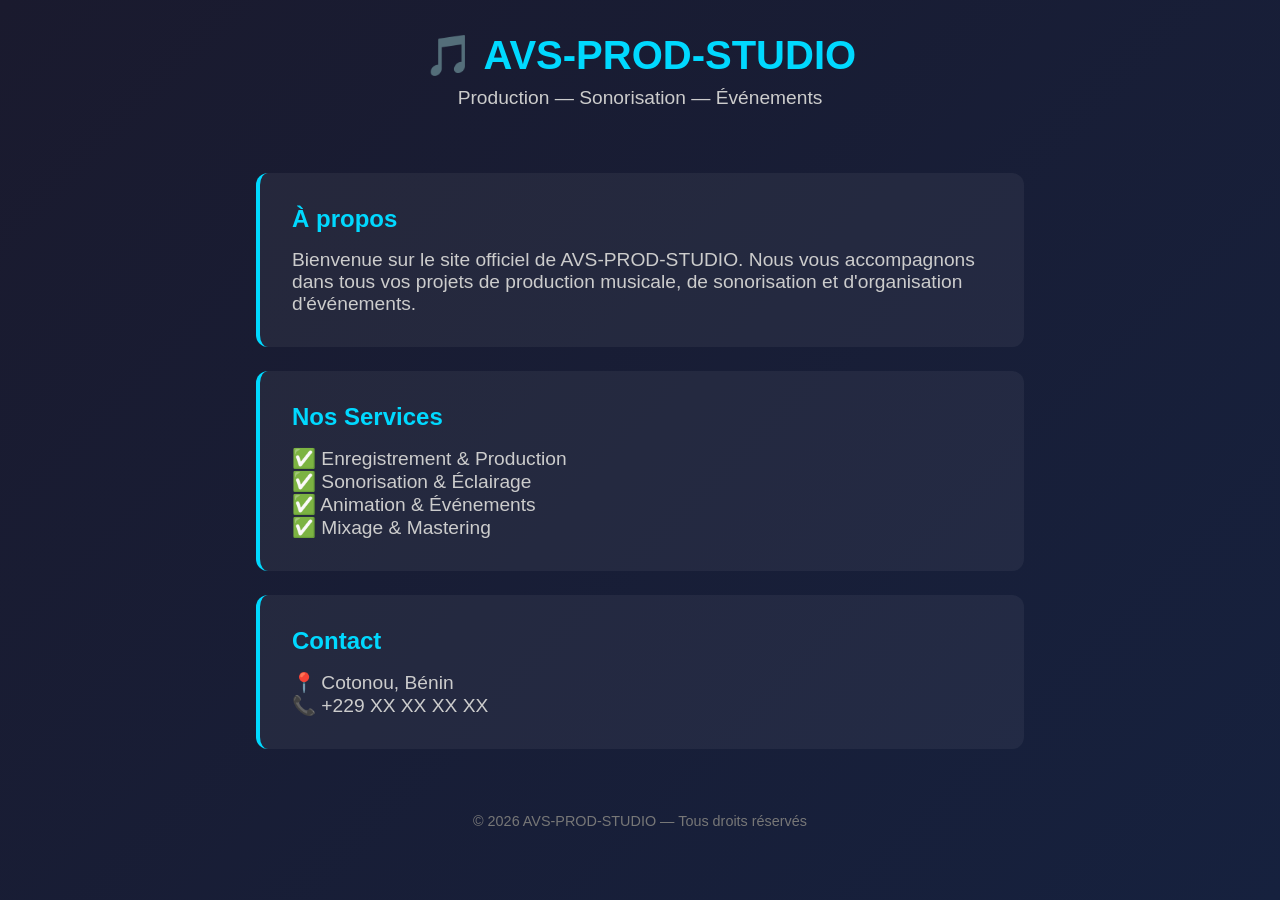
<file: index.html>
<!DOCTYPE html>
<html lang="fr">
<head>
    <meta charset="UTF-8">
    <meta name="viewport" content="width=device-width, initial-scale=1.0">
    <title>AVS-PROD-STUDIO</title>
    <style>
        * {
            margin: 0;
            padding: 0;
            box-sizing: border-box;
            font-family: Arial, sans-serif;
        }
        body {
            background: linear-gradient(135deg, #1a1a2e, #16213e);
            color: white;
            min-height: 100vh;
        }
        header {
            padding: 2rem;
            text-align: center;
        }
        h1 {
            font-size: 2.5rem;
            color: #00d9ff;
            margin-bottom: 0.5rem;
        }
        p {
            font-size: 1.2rem;
            color: #ccc;
        }
        section {
            max-width: 800px;
            margin: 2rem auto;
            padding: 0 1rem;
        }
        .card {
            background: rgba(255,255,255,0.05);
            padding: 2rem;
            border-radius: 12px;
            margin-bottom: 1.5rem;
            border-left: 4px solid #00d9ff;
        }
        h2 {
            color: #00d9ff;
            margin-bottom: 1rem;
        }
        footer {
            text-align: center;
            padding: 2rem;
            color: #777;
            font-size: 0.9rem;
        }
    </style>
</head>
<body>

    <header>
        <h1>🎵 AVS-PROD-STUDIO</h1>
        <p>Production — Sonorisation — Événements</p>
    </header>

    <section>
        <div class="card">
            <h2>À propos</h2>
            <p>Bienvenue sur le site officiel de AVS-PROD-STUDIO. 
            Nous vous accompagnons dans tous vos projets de production musicale, 
            de sonorisation et d'organisation d'événements.</p>
        </div>

        <div class="card">
            <h2>Nos Services</h2>
            <p>✅ Enregistrement & Production<br>
            ✅ Sonorisation & Éclairage<br>
            ✅ Animation & Événements<br>
            ✅ Mixage & Mastering</p>
        </div>

        <div class="card">
            <h2>Contact</h2>
            <p>📍 Cotonou, Bénin<br>
            📞 +229 XX XX XX XX</p>
        </div>
    </section>

    <footer>
        © 2026 AVS-PROD-STUDIO — Tous droits réservés
    </footer>

</body>
</html>
</file>
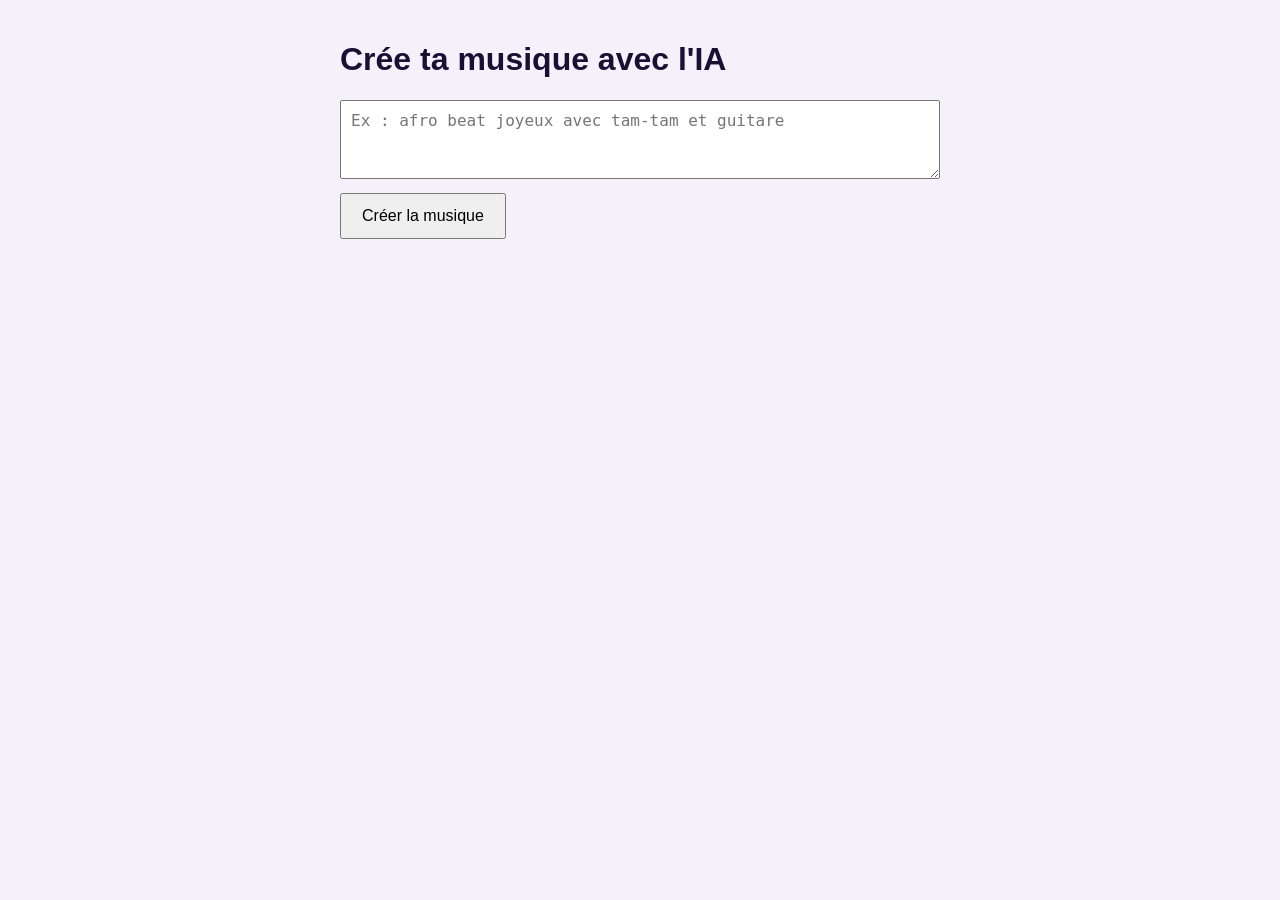
<file: public/index.html>
<!DOCTYPE html>
<html lang="fr">
<head>
<meta charset="utf-8">
<meta name="viewport" content="width=device-width, initial-scale=1">
<title>Musique IA - AVS PROD</title>
<style>
body{font-family:Arial,sans-serif;margin:0;padding:20px;background:#F4F1FB;color:#1B1033}
main{max-width:600px;margin:0 auto}
textarea{width:100%;padding:10px;font-size:16px;box-sizing:border-box}
button{margin-top:10px;padding:12px 20px;font-size:16px}
</style>
</head>
<body>
<main>
  <h1>Crée ta musique avec l'IA</h1>
  <textarea id="mus-prompt" rows="3" placeholder="Ex : afro beat joyeux avec tam-tam et guitare"></textarea>
  <button id="mus-btn">Créer la musique</button>
  <p id="mus-statut"></p>
  <audio id="mus-lecteur" controls style="display:none;width:100%"></audio>
  <a id="mus-lien" style="display:none" download="musique-avs-prod.flac">Télécharger</a>
</main>

<script>
const musBtn = document.getElementById("mus-btn");
musBtn.addEventListener("click", async () => {
  const prompt = document.getElementById("mus-prompt").value.trim();
  const statut = document.getElementById("mus-statut");
  const lecteur = document.getElementById("mus-lecteur");
  const lien = document.getElementById("mus-lien");
  if (!prompt) { statut.textContent = "Écris d'abord une description."; return; }
  musBtn.disabled = true;
  statut.textContent = "Création en cours… (30 à 60 secondes)";
  try {
    const res = await fetch("/.netlify/functions/music", {
      method: "POST",
      body: JSON.stringify({ prompt }),
    });
    const data = await res.json();
    if (!res.ok) throw new Error(data.error || "Erreur");
    const url = "data:" + data.type + ";base64," + data.audio;
    lecteur.src = url;
    lecteur.style.display = "block";
    lien.href = url;
    lien.style.display = "inline";
    statut.textContent = "Ta musique est prête !";
  } catch (e) {
    statut.textContent = "Erreur : " + e.message + " (réessaie dans une minute)";
  }
  musBtn.disabled = false;
});
</script>
</body>
</html>
</file>
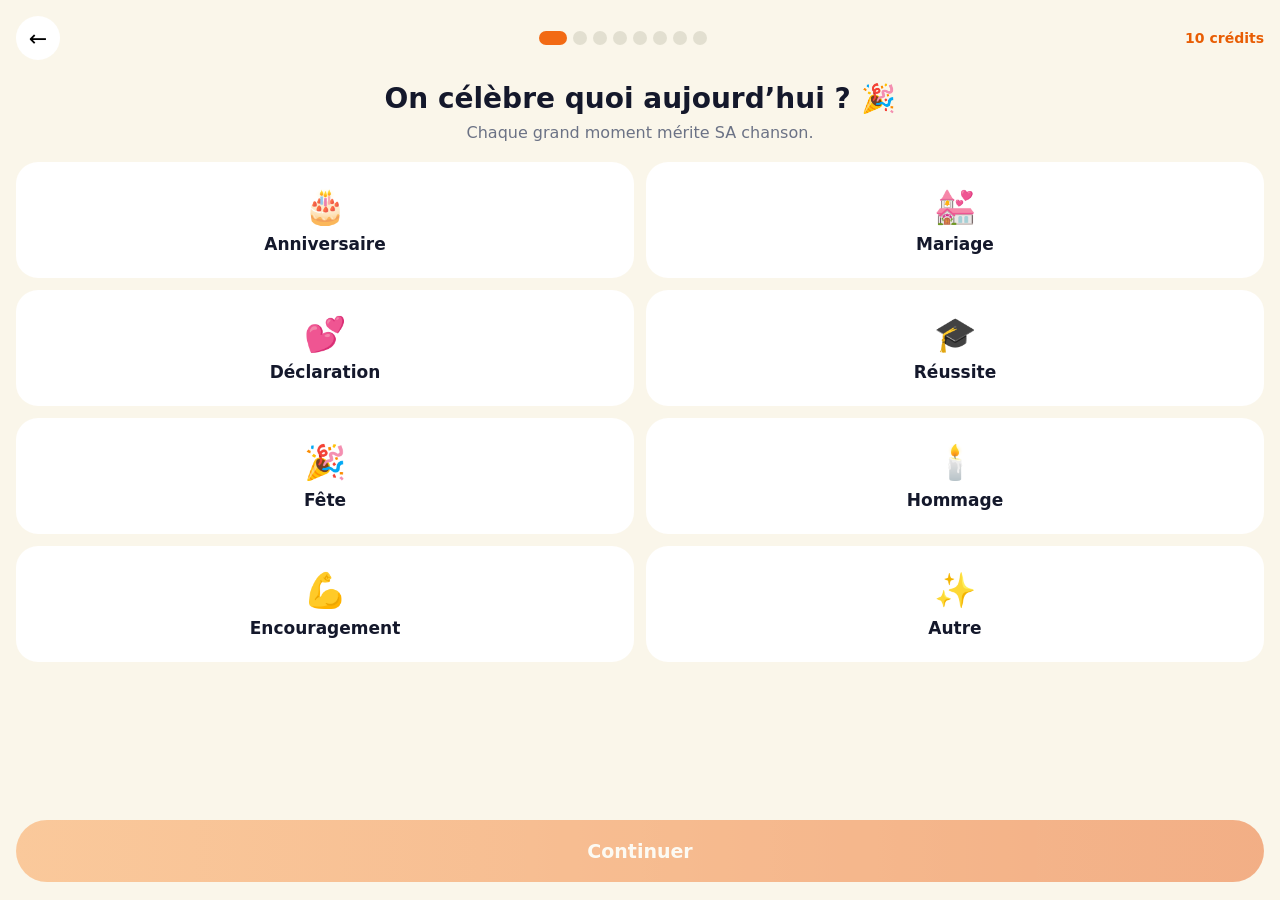
<file: app.html>
<!DOCTYPE html><html lang="fr"><head><meta charset="utf-8"><meta name="viewport" content="width=device-width,initial-scale=1"><title>AVS PROD Music</title>
<style>
*{box-sizing:border-box;margin:0;padding:0;font-family:system-ui,Arial,sans-serif}
body{background:#faf6ea;color:#14182b;min-height:100vh;padding:16px 16px 120px}
.top{display:flex;align-items:center;justify-content:space-between;margin-bottom:22px}
.back{width:44px;height:44px;border-radius:50%;background:#fff;border:0;font-size:22px}
.dots{display:flex;gap:6px}.dots i{width:14px;height:14px;border-radius:7px;background:#e2dfd0}.dots i.d{background:#f9a15c}.dots i.on{width:28px;background:#f26a14}
.cr{color:#e85d04;font-weight:800;font-size:14px}
h1{font-size:28px;text-align:center;margin:8px 0}
.sub{text-align:center;color:#6b7285;margin-bottom:20px}
.g{display:grid;grid-template-columns:1fr 1fr;gap:12px}
.o{background:#fff;border:2px solid transparent;border-radius:22px;padding:22px 8px;font-size:17px;font-weight:700;text-align:center;cursor:pointer}
.o b{display:block;font-size:34px;margin-bottom:8px}
.o.s{background:#fff0df;border-color:#f26a14}
.ch{display:flex;flex-wrap:wrap;gap:10px;margin-bottom:14px}
.c{background:#fff;border:2px solid #eee8d8;border-radius:30px;padding:14px 20px;font-weight:700;font-size:16px;cursor:pointer}
.c.s{background:#fff0df;border-color:#f26a14}
.c small{background:#fde7b8;color:#a05a00;border-radius:10px;padding:2px 8px;margin-left:6px;font-size:11px}
h3{margin:18px 0 10px}
input,textarea{width:100%;border:2px solid #eee8d8;border-radius:18px;padding:16px;font-size:16px;background:#fff;margin-bottom:12px}
textarea{min-height:220px}
.bar{position:fixed;left:16px;right:16px;bottom:18px}
.bt{width:100%;border:0;border-radius:40px;padding:20px;font-size:19px;font-weight:800;color:#fff;background:linear-gradient(90deg,#fb923c,#ea580c)}
.bt:disabled{opacity:.45}
.card{background:#fff;border-radius:24px;padding:8px 20px;margin-bottom:16px}
.r{display:flex;justify-content:space-between;gap:12px;padding:16px 0;border-bottom:1px solid #eee8d8}.r:last-child{border:0}.r span{color:#6b7285}.r b{text-align:right}
.w{background:#fff3d6;color:#8a5200;border-radius:16px;padding:14px;margin-bottom:16px}
audio{width:100%;margin:14px 0}
a.l{display:block;text-align:center;padding:16px;border:2px solid #f26a14;border-radius:30px;color:#e85d04;font-weight:800;text-decoration:none;margin-top:10px}
</style></head><body>
<div class="top"><button class="back" id="bk">←</button><div class="dots" id="dt"></div><div class="cr" id="cr"></div></div>
<div id="v"></div>
<div class="bar"><button class="bt" id="nx">Continuer</button></div>
<script>
var COUT=2,H="https://ace-step-ace-step.hf.space/gradio_api";
function L(k,d){try{var v=localStorage.getItem(k);return v?JSON.parse(v):d}catch(e){return d}}
function W(k,v){try{localStorage.setItem(k,JSON.stringify(v))}catch(e){}}
function esc(s){return String(s).replace(/[&<>"]/g,function(c){return{"&":"&amp;","<":"&lt;",">":"&gt;",'"':"&quot;"}[c]})}
var cr=L("avs_credits",10),st=0,S={vx:"Homme",ac:"Accent africain",lg:"Français",vt:"Normale"};
var OC=[["🎂","Anniversaire"],["💒","Mariage"],["💕","Déclaration"],["🎓","Réussite"],["🎉","Fête"],["🕯️","Hommage"],["💪","Encouragement"],["✨","Autre"]];
var VX=[["👨","Homme","male vocals"],["👩","Femme","female vocals"],["👫","Mixte (duo)","duet, male and female vocals"]];
var AC=[["Automatique"],["Accent africain"],["Accent français"]];
var SY=[["🥁","Afrobeat","afrobeat"],["💃","Coupé-Décalé","coupe-decale, african dance"],["🙏","Gospel","gospel"],["🎹","Amapiano","amapiano"],["🌺","Zouk","zouk"],["🪘","Zouglou","zouglou, african"],["🌍","Afro","afropop"],["🎤","R&B","r&b"],["🎧","Rap / Hip-Hop","hip hop, rap"],["🎸","Acoustique","acoustic guitar"],["🌴","Reggae","reggae"],["🔊","Dancehall","dancehall"],["🏝️","Kompa","kompa"],["🎺","Highlife","highlife"],["🇳🇬","Nigerian Music","afrobeats nigerian"],["🇸🇳","Mbalax","mbalax, african percussion"]];
var AM=[["😄","Joyeux","happy"],["🎉","Festif","festive, party"],["❤️","Romantique","romantic"],["🥲","Mélancolique","melancholic"],["⚡","Énergique","energetic"],["😎","Chill","chill, relaxed"],["🌅","Nostalgique","nostalgic"],["🔥","Épique","epic"]];
var LG=[["Français"],["Anglais"],["Français + Anglais"],["Nouchi"],["Fon",1],["Yoruba",1],["Bariba",1],["Adja",1],["Éwé",1],["Kabyè",1],["Tem",1],["Moba",1]];
var VT=[["🐢","Lente","slow tempo"],["🎵","Normale",""],["⚡","Rapide","fast tempo"]];
var T=["On célèbre quoi aujourd’hui ? 🎉","Tes paroles ✍️","Qui chante tes mots ? 🎤","Quel style ? 🥁","Quelle ambiance ? 🎭","Dans quelle langue ? 🗣️","Quelle vitesse ? 🎚️","Prêt à créer ✨"];
var SB=["Chaque grand moment mérite SA chanson.","Colle ton texte : il sera chanté mot pour mot.","Une voix d’homme, de femme ou un duo.","Le genre de ta chanson.","L’émotion de ta chanson.","C’est ton texte qui donne la langue.","Normale garde le rythme naturel du style.","Vérifie tes choix, puis lance la chanson."];
function grid(a,k){return '<div class="g">'+a.map(function(x){return '<div class="o'+(S[k]===x[1]?' s':'')+'" data-k="'+k+'" data-v="'+x[1]+'"><b>'+x[0]+'</b>'+x[1]+'</div>'}).join("")+'</div>'}
function chips(a,k){return '<div class="ch">'+a.map(function(x){return '<div class="c'+(S[k]===x[0]?' s':'')+'" data-k="'+k+'" data-v="'+x[0]+'">'+x[0]+(x[1]?'<small>BÊTA</small>':'')+'</div>'}).join("")+'</div>'}
function ok(){return [S.oc,S.pa&&S.pa.trim(),S.vx,S.sy,S.am,S.lg,S.vt,1][st]}
function U(){var n=document.getElementById("nx");n.disabled=!ok();n.textContent=st==7?"Créer ma chanson ("+COUT+" crédits)":"Continuer";
document.getElementById("cr").textContent=cr+" crédits";
document.getElementById("dt").innerHTML=T.map(function(_,i){return '<i class="'+(i==st?'on':i<st?'d':'')+'"></i>'}).join("")}
function R(){
 var h='<h1>'+T[st]+'</h1><p class="sub">'+SB[st]+'</p>';
 if(st==0)h+=grid(OC,"oc");
 if(st==1)h+='<input id="ti" placeholder="Titre de ta chanson" value="'+esc(S.ti||"")+'"><textarea id="pa" placeholder="Colle tes paroles ici">'+esc(S.pa||"")+'</textarea>';
 if(st==2)h+=grid(VX,"vx")+'<h3>Accent de la voix</h3>'+chips(AC,"ac");
 if(st==3)h+=grid(SY,"sy");
 if(st==4)h+=grid(AM,"am");
 if(st==5)h+=chips(LG,"lg");
 if(st==6)h+=grid(VT,"vt");
 if(st==7){
  var beta=LG.some(function(x){return x[0]==S.lg&&x[1]});
  h+='<div class="card">'+[["Occasion",S.oc],["Titre",S.ti||"Ma chanson"],["Voix",S.vx+" · "+S.ac],["Style",S.sy],["Ambiance",S.am],["Langue",S.lg],["Vitesse",S.vt]].map(function(r){return '<div class="r"><span>'+r[0]+'</span><b>'+esc(r[1])+'</b></div>'}).join("")+'</div>';
  if(beta)h+='<div class="w">Langue locale (BÊTA) : le résultat peut être moins précis. Teste d’abord avec un court texte.</div>';
 }
 document.getElementById("v").innerHTML=h;U();
}
document.getElementById("v").addEventListener("click",function(e){var t=e.target.closest("[data-k]");if(!t)return;S[t.dataset.k]=t.dataset.v;R()});
document.getElementById("v").addEventListener("input",function(e){if(e.target.id=="ti")S.ti=e.target.value;if(e.target.id=="pa")S.pa=e.target.value;U()});
document.getElementById("bk").onclick=function(){if(st>0){st--;R()}};
document.getElementById("nx").onclick=function(){if(st<7){st++;R()}else make()};
async function make(){
 if(cr<COUT){alert("Pas assez de crédits. Écris-nous sur WhatsApp : +229 95 89 28 87");return}
 var nx=document.getElementById("nx"),v=document.getElementById("v");
 nx.disabled=true;nx.textContent="Création… (1 à 3 min)";
 var g=function(a,n){return a.filter(function(x){return x[1]==n})[0]};
 var tags=[g(SY,S.sy)[2],g(AM,S.am)[2],g(VX,S.vx)[2],S.ac=="Accent africain"?"african accent":S.ac=="Accent français"?"french accent":"",g(VT,S.vt)[2]].filter(Boolean).join(", ");
 var ly=S.pa.replace(/[^\p{L}\p{N}\s\[\]\n.,!?'’-]/gu,"").trim();
 if(ly.indexOf("[")<0)ly="[verse]\n"+ly;
 var D=[150,tags,ly,27,15,"euler","apg",10,null,0.5,0,3,true,false,true,null,0,0,false,0.5,null,"none"];
 try{
  var r=await fetch(H+"/call/__call__",{method:"POST",headers:{"Content-Type":"application/json"},body:JSON.stringify({data:D})});
  if(!r.ok)throw new Error("HTTP "+r.status);
  var id=(await r.json()).event_id;
  var tx=await (await fetch(H+"/call/__call__/"+id)).text();
  var i=tx.indexOf("event: complete");
  if(i<0)throw new Error("service occupé");
  var line=tx.slice(i).split("\n").filter(function(l){return l.indexOf("data:")==0})[0];
  var f=JSON.parse(line.slice(5))[0],src=f.url||(H+"/file="+f.path);
  cr-=COUT;W("avs_credits",cr);
  document.querySelector(".bar").style.display="none";U();
  v.innerHTML='<h1>Ta chanson est prête 🎶</h1><p class="sub">'+esc(S.ti||"Ma chanson")+'</p><audio controls src="'+src+'"></audio><a class="l" target="_blank" href="'+src+'">Télécharger</a><a class="l" href="javascript:location.reload()">Créer une autre chanson</a>';
 }catch(e){
  v.insertAdjacentHTML("beforeend",'<div class="w">La création a échoué ('+esc(e.message)+'). Aucun crédit n’a été retiré. Réessaie dans quelques minutes.</div>');
  U();
 }
}
R();var _T={
"Afrobeat":"afrobeat, afropop, percussion, talking drum, groovy bass, electric guitar, 105 bpm",
"Coupé-Décalé":"coupe-decale, african dance, ivorian, synth, percussion, upbeat, 125 bpm",
"Gospel":"gospel, choir, organ, piano, claps, uplifting, 90 bpm",
"Amapiano":"amapiano, log drum, deep bass, piano chords, house, shakers, 112 bpm",
"Zouk":"zouk, caribbean, smooth, guitar, synth, sensual, 90 bpm",
"Zouglou":"zouglou, african, percussion, choir, call and response, guitar, 120 bpm",
"Afro":"afro pop, afrobeats, percussion, groovy, 100 bpm",
"Rap / Hip-Hop":"hip hop, rap, trap beat, 808 bass, hi-hats, 90 bpm",
"Acoustique":"acoustic, guitar, soft, intimate, folk, 85 bpm",
"Reggae":"reggae, offbeat guitar, bass, one drop, laid back, 80 bpm",
"Dancehall":"dancehall, caribbean, riddim, bouncy, 100 bpm",
"Kompa":"kompa, haitian, guitar, synth, smooth dance, 115 bpm",
"Highlife":"highlife, west african, guitar, brass, horns, percussion, 110 bpm",
"Nigerian Music":"afrobeats, nigerian pop, log drum, percussion, 105 bpm",
"Mbalax":"mbalax, senegalese, sabar drums, percussion, energetic, 110 bpm"
};
SY.forEach(function(x){if(_T[x[1]])x[2]=_T[x[1]]});
</script></body></html>
</file>
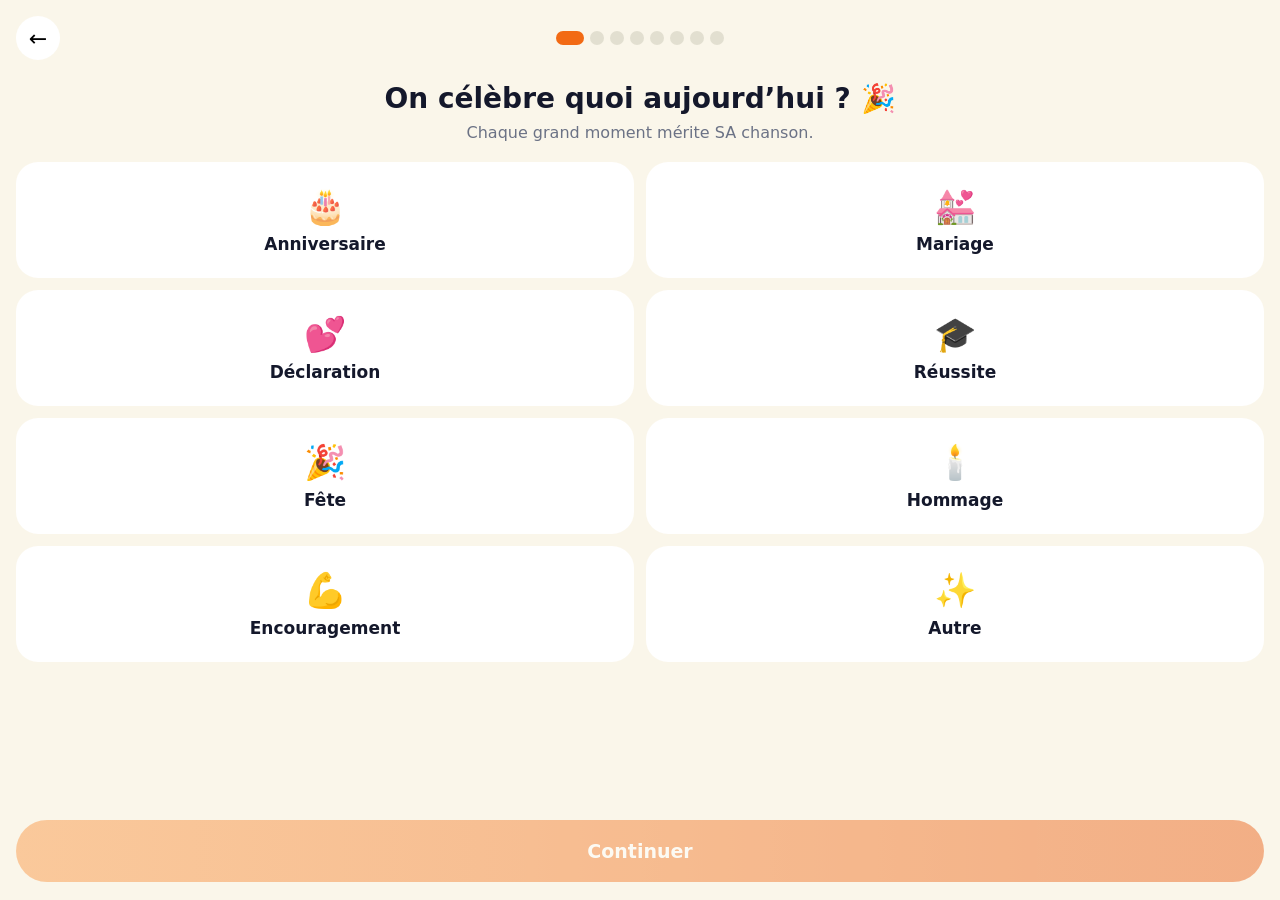
<file: musique.html>
<!DOCTYPE html><html lang="fr"><head><meta charset="utf-8"><meta name="viewport" content="width=device-width,initial-scale=1"><title>AVS PROD Music</title>
<style>
*{box-sizing:border-box;margin:0;padding:0;font-family:system-ui,Arial,sans-serif}
body{background:#faf6ea;color:#14182b;min-height:100vh;padding:16px 16px 120px}
.top{display:flex;align-items:center;justify-content:space-between;margin-bottom:22px}
.back{width:44px;height:44px;border-radius:50%;background:#fff;border:0;font-size:22px}
.dots{display:flex;gap:6px}.dots i{width:14px;height:14px;border-radius:7px;background:#e2dfd0}.dots i.d{background:#f9a15c}.dots i.on{width:28px;background:#f26a14}
.sp{width:44px}
h1{font-size:28px;text-align:center;margin:8px 0}
.sub{text-align:center;color:#6b7285;margin-bottom:20px}
.g{display:grid;grid-template-columns:1fr 1fr;gap:12px}
.o{background:#fff;border:2px solid transparent;border-radius:22px;padding:22px 8px;font-size:17px;font-weight:700;text-align:center;cursor:pointer}
.o b{display:block;font-size:34px;margin-bottom:8px}
.o.s{background:#fff0df;border-color:#f26a14}
.ch{display:flex;flex-wrap:wrap;gap:10px;margin-bottom:14px}
.c{background:#fff;border:2px solid #eee8d8;border-radius:30px;padding:14px 20px;font-weight:700;font-size:16px;cursor:pointer}
.c.s{background:#fff0df;border-color:#f26a14}
.c small{background:#fde7b8;color:#a05a00;border-radius:10px;padding:2px 8px;margin-left:6px;font-size:11px}
h3{margin:18px 0 10px}
input,textarea{width:100%;border:2px solid #eee8d8;border-radius:18px;padding:16px;font-size:16px;background:#fff;margin-bottom:12px}
textarea{min-height:220px}
.bar{position:fixed;left:16px;right:16px;bottom:18px}
.bt{width:100%;border:0;border-radius:40px;padding:20px;font-size:19px;font-weight:800;color:#fff;background:linear-gradient(90deg,#fb923c,#ea580c)}
.bt:disabled{opacity:.45}
.card{background:#fff;border-radius:24px;padding:8px 20px;margin-bottom:16px}
.r{display:flex;justify-content:space-between;gap:12px;padding:16px 0;border-bottom:1px solid #eee8d8}.r:last-child{border:0}.r span{color:#6b7285}.r b{text-align:right}
.w{background:#fff3d6;color:#8a5200;border-radius:16px;padding:14px;margin-bottom:16px}
audio{width:100%;margin:14px 0}
a.l{display:block;text-align:center;padding:16px;border:2px solid #f26a14;border-radius:30px;color:#e85d04;font-weight:800;text-decoration:none;margin-top:10px}
</style></head><body>
<div class="top"><button class="back" id="bk">←</button><div class="dots" id="dt"></div><div class="sp"></div></div>
<div id="v"></div>
<div class="bar"><button class="bt" id="nx">Continuer</button></div>
<script>
var H="https://ace-step-ace-step.hf.space/gradio_api";
function esc(s){return String(s).replace(/[&<>"]/g,function(c){return{"&":"&amp;","<":"&lt;",">":"&gt;",'"':"&quot;"}[c]})}
var st=0,S={vx:"Homme",ac:"Accent africain",lg:"Français",vt:"Normale"};
var OC=[["🎂","Anniversaire"],["💒","Mariage"],["💕","Déclaration"],["🎓","Réussite"],["🎉","Fête"],["🕯️","Hommage"],["💪","Encouragement"],["✨","Autre"]];
var VX=[["👨","Homme","male vocals, male singer, deep male voice"],["👩","Femme","female vocals, female singer, woman voice"],["👫","Mixte (duo)","male and female duet vocals"]];
var AC=[["Automatique"],["Accent africain"],["Accent français"]];
var SY=[["🥁","Afrobeat","afrobeat, afropop, percussion, talking drum, groovy bass, electric guitar, 105 bpm"],
["💃","Coupé-Décalé","coupe-decale, african dance, ivorian, synth, percussion, upbeat, 125 bpm"],
["🙏","Gospel","gospel, choir, organ, piano, claps, uplifting, 90 bpm"],
["🎹","Amapiano","amapiano, log drum, deep bass, piano chords, house, shakers, 112 bpm"],
["🌺","Zouk","zouk, caribbean, smooth, guitar, synth, sensual, 90 bpm"],
["🪘","Zouglou","zouglou, african, percussion, choir, call and response, guitar, 120 bpm"],
["🌍","Afro","afro pop, afrobeats, percussion, groovy, 100 bpm"],
["🎤","R&B","r&b, soul, smooth, piano, 85 bpm"],
["🎧","Rap / Hip-Hop","hip hop, rap, trap beat, 808 bass, hi-hats, 90 bpm"],
["🎸","Acoustique","acoustic, guitar, soft, intimate, folk, 85 bpm"],
["🌴","Reggae","reggae, offbeat guitar, bass, one drop, laid back, 80 bpm"],
["🔊","Dancehall","dancehall, caribbean, riddim, bouncy, 100 bpm"],
["🏝️","Kompa","kompa, haitian, guitar, synth, smooth dance, 115 bpm"],
["🎺","Highlife","highlife, west african, guitar, brass, horns, percussion, 110 bpm"],
["🇳🇬","Nigerian Music","afrobeats, nigerian pop, log drum, percussion, 105 bpm"],
["🇸🇳","Mbalax","mbalax, senegalese, sabar drums, percussion, energetic, 110 bpm"]];
var AM=[["😄","Joyeux","happy"],["🎉","Festif","festive, party"],["❤️","Romantique","romantic"],["🥲","Mélancolique","melancholic"],["⚡","Énergique","energetic"],["😎","Chill","chill, relaxed"],["🌅","Nostalgique","nostalgic"],["🔥","Épique","epic"]];
var LG=[["Français"],["Anglais"],["Français + Anglais"],["Nouchi"],["Fon",1],["Yoruba",1],["Bariba",1],["Adja",1],["Éwé",1],["Kabyè",1],["Tem",1],["Moba",1]];
var VT=[["🐢","Lente","slow tempo"],["🎵","Normale",""],["⚡","Rapide","fast tempo"]];
var T=["On célèbre quoi aujourd’hui ? 🎉","Tes paroles ✍️","Qui chante tes mots ? 🎤","Quel style ? 🥁","Quelle ambiance ? 🎭","Dans quelle langue ? 🗣️","Quelle vitesse ? 🎚️","Prêt à créer ✨"];
var SB=["Chaque grand moment mérite SA chanson.","Colle ton texte : il sera chanté mot pour mot.","Une voix d’homme, de femme ou un duo.","Le genre de ta chanson.","L’émotion de ta chanson.","C’est ton texte qui donne la langue.","Normale garde le rythme naturel du style.","Vérifie tes choix, puis lance la chanson."];
function grid(a,k){return '<div class="g">'+a.map(function(x){return '<div class="o'+(S[k]===x[1]?' s':'')+'" data-k="'+k+'" data-v="'+x[1]+'"><b>'+x[0]+'</b>'+x[1]+'</div>'}).join("")+'</div>'}
function chips(a,k){return '<div class="ch">'+a.map(function(x){return '<div class="c'+(S[k]===x[0]?' s':'')+'" data-k="'+k+'" data-v="'+x[0]+'">'+x[0]+(x[1]?'<small>BÊTA</small>':'')+'</div>'}).join("")+'</div>'}
function ok(){return [S.oc,S.pa&&S.pa.trim(),S.vx,S.sy,S.am,S.lg,S.vt,1][st]}
function U(){var n=document.getElementById("nx");n.disabled=!ok();n.textContent=st==7?"Créer ma chanson":"Continuer";
document.getElementById("dt").innerHTML=T.map(function(_,i){return '<i class="'+(i==st?'on':i<st?'d':'')+'"></i>'}).join("")}
function R(){
 var h='<h1>'+T[st]+'</h1><p class="sub">'+SB[st]+'</p>';
 if(st==0)h+=grid(OC,"oc");
 if(st==1)h+='<input id="ti" placeholder="Titre de ta chanson" value="'+esc(S.ti||"")+'"><textarea id="pa" placeholder="Colle tes paroles ici">'+esc(S.pa||"")+'</textarea>';
 if(st==2)h+=grid(VX,"vx")+'<h3>Accent de la voix</h3>'+chips(AC,"ac");
 if(st==3)h+=grid(SY,"sy");
 if(st==4)h+=grid(AM,"am");
 if(st==5)h+=chips(LG,"lg");
 if(st==6)h+=grid(VT,"vt");
 if(st==7){
  var beta=LG.some(function(x){return x[0]==S.lg&&x[1]});
  h+='<div class="card">'+[["Occasion",S.oc],["Titre",S.ti||"Ma chanson"],["Voix",S.vx+" · "+S.ac],["Style",S.sy],["Ambiance",S.am],["Langue",S.lg],["Vitesse",S.vt]].map(function(r){return '<div class="r"><span>'+r[0]+'</span><b>'+esc(r[1])+'</b></div>'}).join("")+'</div>';
  if(beta)h+='<div class="w">Langue locale (BÊTA) : le résultat peut être moins précis. Teste d’abord avec un court texte.</div>';
 }
 document.getElementById("v").innerHTML=h;U();
}
document.getElementById("v").addEventListener("click",function(e){var t=e.target.closest("[data-k]");if(!t)return;S[t.dataset.k]=t.dataset.v;R()});
document.getElementById("v").addEventListener("input",function(e){if(e.target.id=="ti")S.ti=e.target.value;if(e.target.id=="pa")S.pa=e.target.value;U()});
document.getElementById("bk").onclick=function(){if(st>0){st--;R()}};
document.getElementById("nx").onclick=function(){if(st<7){st++;R()}else make()};
async function run(D){
 var r=await fetch(H+"/call/__call__",{method:"POST",headers:{"Content-Type":"application/json"},body:JSON.stringify({data:D})});
 if(!r.ok)throw new Error("HTTP "+r.status);
 var id=(await r.json()).event_id;
 var tx=await (await fetch(H+"/call/__call__/"+id)).text();
 var i=tx.indexOf("event: complete");
 if(i<0)throw new Error("service occupé, réessaie");
 var line=tx.slice(i).split("\n").filter(function(l){return l.indexOf("data:")==0})[0];
 var f=JSON.parse(line.slice(5))[0];
 return f.url||(H+"/file="+f.path);
}
async function make(){
 var nx=document.getElementById("nx"),v=document.getElementById("v");
 document.querySelectorAll(".w.err").forEach(function(x){x.remove()});
 nx.disabled=true;nx.textContent="Création… (1 à 3 min)";
 var g=function(a,n){return a.filter(function(x){return x[1]==n})[0]};
 var tags=[g(VX,S.vx)[2],g(SY,S.sy)[2],g(AM,S.am)[2],S.ac=="Accent africain"?"african accent":S.ac=="Accent français"?"french accent":"",g(VT,S.vt)[2]].filter(Boolean).join(", ");
 var ly=S.pa.replace(/[^\p{L}\p{N}\s\[\]\n.,!?'’-]/gu,"").trim();
 if(ly.indexOf("[")<0)ly="[verse]\n"+ly;
 var D=[150,tags,ly,27,15,"euler","apg",10,null,0.5,0,3,true,false,true,null,0,0,false,0.5,null,"none"];
 try{
  var src;
  try{src=await run(D)}catch(e1){src=await run(D)}
  document.querySelector(".bar").style.display="none";
  v.innerHTML='<h1>Ta chanson est prête 🎶</h1><p class="sub">'+esc(S.ti||"Ma chanson")+'</p><audio controls src="'+src+'"></audio><a class="l" target="_blank" href="'+src+'">Télécharger</a><a class="l" href="javascript:location.reload()">Créer une autre chanson</a>';
 }catch(e){
  v.insertAdjacentHTML("beforeend",'<div class="w err">La création a échoué ('+esc(e.message)+'). Réessaie dans quelques minutes.</div>');
  U();
 }
}
R();
</script></body></html>
</file>
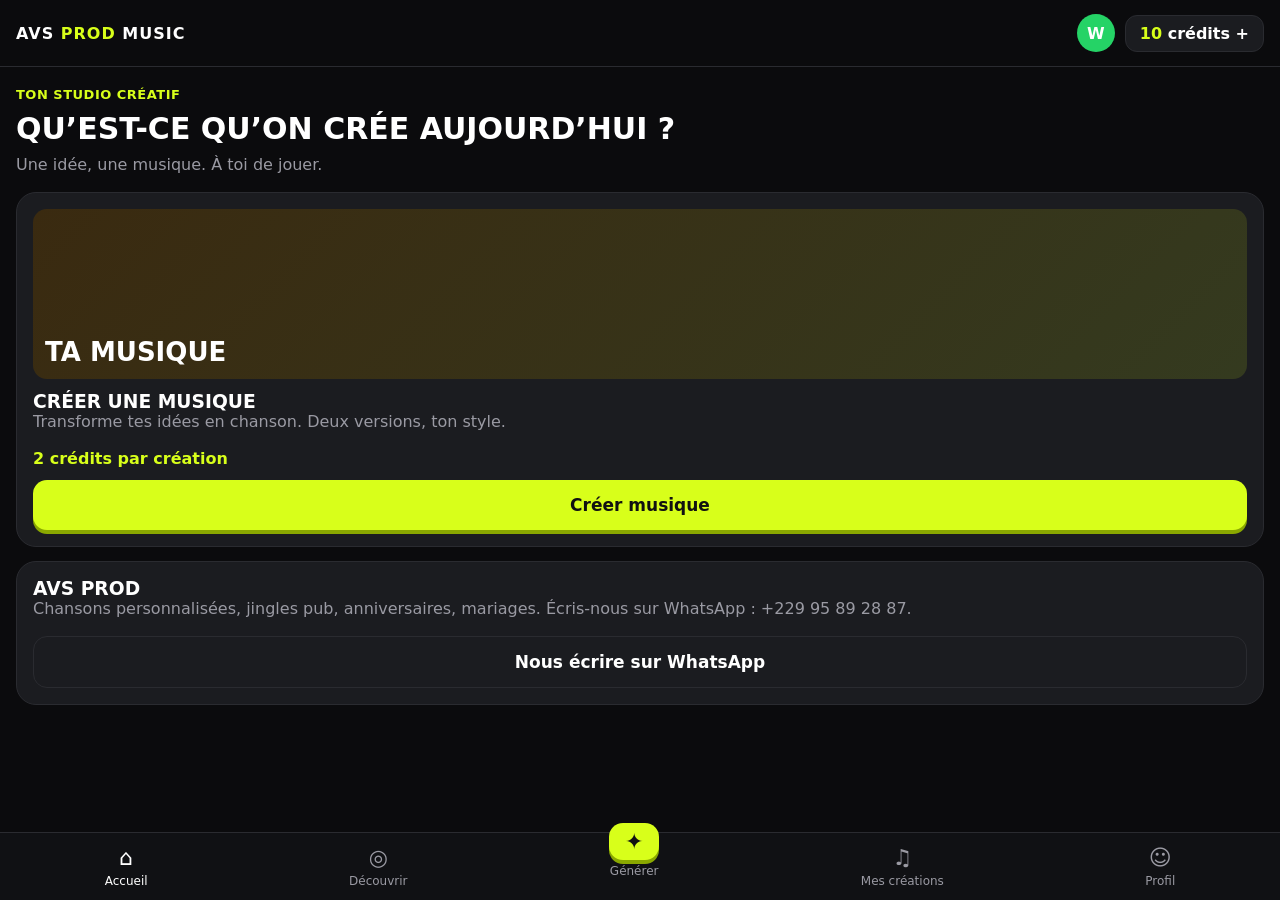
<file: public/app.html>
<!DOCTYPE html>
<html lang="fr">
<head>
<meta charset="utf-8">
<meta name="viewport" content="width=device-width, initial-scale=1, viewport-fit=cover">
<meta name="theme-color" content="#0b0b0d">
<title>AVS PROD Music</title>
<style>
:root{--bg:#0b0b0d;--card:#1b1c20;--line:#2a2b30;--lime:#d8ff1a;--txt:#fff;--mut:#9a9aa3}
*{box-sizing:border-box;margin:0;padding:0;font-family:system-ui,Arial,sans-serif}
body{background:var(--bg);color:var(--txt);min-height:100vh;padding-bottom:90px}
header{display:flex;align-items:center;justify-content:space-between;padding:14px 16px;border-bottom:1px solid var(--line);position:sticky;top:0;background:var(--bg);z-index:5}
.logo{font-weight:900;letter-spacing:1px}
.logo span{color:var(--lime)}
.cred{border:1px solid var(--line);background:var(--card);padding:8px 14px;border-radius:12px;font-weight:700;cursor:pointer}
.cred b{color:var(--lime)}
.wa{background:#25d366;color:#fff;text-decoration:none;border-radius:50%;width:38px;height:38px;display:flex;align-items:center;justify-content:center;font-weight:900}
main{padding:20px 16px}
.kick{color:var(--lime);font-weight:800;font-size:13px;letter-spacing:.5px}
h1{font-size:30px;line-height:1.1;margin:10px 0;text-transform:uppercase}
p.sub{color:var(--mut);margin-bottom:18px}
.card{background:var(--card);border:1px solid var(--line);border-radius:20px;padding:16px;margin-bottom:14px}
.hero{height:170px;border-radius:14px;background:linear-gradient(135deg,#3a2a10,#d8ff1a22);display:flex;align-items:flex-end;padding:12px;font-size:26px;font-weight:900;margin-bottom:12px}
.btn{display:block;width:100%;background:var(--lime);color:#111;border:0;border-radius:14px;padding:15px;font-size:17px;font-weight:800;cursor:pointer;box-shadow:0 4px 0 #8aa800}
.btn:disabled{opacity:.5}
.btn.ghost{background:transparent;color:var(--txt);border:1px solid var(--line);box-shadow:none}
label{display:block;margin:14px 0 6px;color:var(--mut);font-size:14px}
select,textarea,input{width:100%;background:#111216;color:#fff;border:1px solid var(--line);border-radius:12px;padding:12px;font-size:16px}
textarea{min-height:110px;resize:vertical}
.lime{color:var(--lime);font-weight:700}
audio{width:100%;margin:10px 0}
.row{display:flex;gap:8px}.row>*{flex:1}
nav{position:fixed;bottom:0;left:0;right:0;background:#101114;border-top:1px solid var(--line);display:flex;justify-content:space-around;padding:8px 4px calc(8px + env(safe-area-inset-bottom));z-index:9}
nav button{background:none;border:0;color:var(--mut);font-size:12px;display:flex;flex-direction:column;align-items:center;gap:4px;padding:4px 6px;cursor:pointer}
nav button .i{font-size:22px}
nav button.on{color:#fff}
nav button.gen .i{background:var(--lime);color:#111;border-radius:14px;padding:6px 16px;margin-top:-22px;box-shadow:0 4px 0 #8aa800;font-weight:900}
.toast{position:fixed;left:16px;right:16px;bottom:100px;background:#0b6fc2;padding:14px;border-radius:12px;text-align:center;display:none;z-index:20}
.pill{display:inline-block;background:#111216;border:1px solid var(--line);border-radius:20px;padding:4px 10px;font-size:12px;color:var(--mut);margin:2px 4px 2px 0}
</style>
</head>
<body>
<header>
  <div class="logo">AVS <span>PROD</span> MUSIC</div>
  <div style="display:flex;gap:10px;align-items:center">
    <a class="wa" href="https://wa.me/22995892887" target="_blank">W</a>
    <div class="cred" onclick="go('profil')"><b id="cr">0</b> crédits +</div>
  </div>
</header>
<main id="v"></main>
<div class="toast" id="t"></div>
<nav>
  <button data-p="accueil"><span class="i">⌂</span>Accueil</button>
  <button data-p="decouvrir"><span class="i">◎</span>Découvrir</button>
  <button data-p="generer" class="gen"><span class="i">✦</span>Générer</button>
  <button data-p="creations"><span class="i">♫</span>Mes créations</button>
  <button data-p="profil"><span class="i">☺</span>Profil</button>
</nav>
<script>
var COUT=2, DEPART=10, API="/api/musique";
function lire(k,d){try{var v=localStorage.getItem(k);return v?JSON.parse(v):d}catch(e){return d}}
function ecrire(k,v){try{localStorage.setItem(k,JSON.stringify(v))}catch(e){}}
var credits=lire("avs_credits",DEPART), creations=lire("avs_creations",[]);
function maj(){document.getElementById("cr").textContent=credits;ecrire("avs_credits",credits)}
function toast(m){var t=document.getElementById("t");t.textContent=m;t.style.display="block";setTimeout(function(){t.style.display="none"},3000)}
function esc(s){return String(s).replace(/[&<>"]/g,function(c){return{"&":"&amp;","<":"&lt;",">":"&gt;",'"':"&quot;"}[c]})}
var V=document.getElementById("v");
function go(p){
  document.querySelectorAll("nav button").forEach(function(b){b.classList.toggle("on",b.dataset.p===p)});
  window.scrollTo(0,0);
  ({accueil:accueil,decouvrir:decouvrir,generer:generer,creations:mesCreations,profil:profil})[p]();
}
document.querySelectorAll("nav button").forEach(function(b){b.onclick=function(){go(b.dataset.p)}});

function accueil(){
  V.innerHTML='<div class="kick">TON STUDIO CRÉATIF</div><h1>Qu’est-ce qu’on crée aujourd’hui ?</h1><p class="sub">Une idée, une musique. À toi de jouer.</p>'+
  '<div class="card"><div class="hero">TA MUSIQUE</div><h3>CRÉER UNE MUSIQUE</h3><p class="sub">Transforme tes idées en chanson. Deux versions, ton style.</p><p class="lime" style="margin-bottom:12px">'+COUT+' crédits par création</p><button class="btn" onclick="go(\'generer\')">Créer musique</button></div>'+
  '<div class="card"><h3>AVS PROD</h3><p class="sub">Chansons personnalisées, jingles pub, anniversaires, mariages. Écris-nous sur WhatsApp : +229 95 89 28 87.</p><a class="btn ghost" style="text-align:center;text-decoration:none" href="https://wa.me/22995892887" target="_blank">Nous écrire sur WhatsApp</a></div>';
}
function decouvrir(){
  var ex=[["Anniversaire","Afrobeat","Français"],["Mariage","Zouk","Français"],["Jingle pub","Amapiano","Français"],["Fête","Zouglou","Français"]];
  V.innerHTML='<div class="kick">DÉCOUVRIR</div><h1>Idées de styles</h1><p class="sub">Touche une idée pour la créer.</p>'+
  ex.map(function(e,i){return '<div class="card"><h3>'+e[0]+'</h3><span class="pill">'+e[1]+'</span><span class="pill">'+e[2]+'</span><button class="btn ghost" style="margin-top:12px" onclick="idee('+i+')">Utiliser cette idée</button></div>'}).join("");
  window.EX=ex;
}
function idee(i){window.PRE=window.EX[i];go("generer")}
function generer(){
  var p=window.PRE||[];window.PRE=null;
  function opt(l,sel){return l.map(function(x){return '<option'+(x===sel?' selected':'')+'>'+x+'</option>'}).join("")}
  V.innerHTML='<div class="kick">GÉNÉRER</div><h1>Créer une musique</h1>'+
  '<label>Occasion</label><select id="oc">'+opt(["Anniversaire","Mariage","Jingle pub","Fête","Amour","Autre"],p[0])+'</select>'+
  '<label>Style</label><select id="st">'+opt(["Afrobeat","Zouglou","Zouk","Amapiano","Gospel","Rap","Reggae"],p[1])+'</select>'+
  '<div class="row"><div><label>Voix</label><select id="vx">'+opt(["Homme","Femme","Duo"])+'</select></div><div><label>Langue</label><select id="lg">'+opt(["Français","Anglais","Fon","Éwé","Yoruba"],p[2])+'</select></div></div>'+
  '<label>Ton idée ou tes paroles</label><textarea id="id" placeholder="Ex : une chanson pour l’anniversaire de ma mère, joyeuse et dansante"></textarea>'+
  '<p class="lime" style="margin:12px 0">'+COUT+' crédits par création</p><button class="btn" id="go" onclick="creer()">Créer musique</button><div id="res"></div>';
}
async function creer(){
  var idee=document.getElementById("id").value.trim();
  if(!idee){toast("Écris d’abord ton idée.");return}
  if(credits<COUT){toast("Pas assez de crédits.");go("profil");return}
  var btn=document.getElementById("go"),res=document.getElementById("res");
  btn.disabled=true;btn.textContent="Création en cours…";
  var d={occasion:oc.value,style:st.value,voix:vx.value,langue:lg.value,idee:idee};
  var prompt=d.style+" "+d.occasion+" "+d.voix+" "+d.langue+" : "+idee;
  try{
    var r=await fetch(API,{method:"POST",headers:{"Content-Type":"application/json"},body:JSON.stringify({prompt:prompt,idee:idee,style:d.style,occasion:d.occasion,voix:d.voix,langue:d.langue})});
    if(!r.ok)throw new Error("HTTP "+r.status);
    var ct=r.headers.get("content-type")||"",src;
    if(ct.indexOf("audio")===0){src=URL.createObjectURL(await r.blob())}
    else{var j=await r.json();src=j.audio||j.url||j.audioUrl;if(!src)throw new Error("Pas d’audio")}
    credits-=COUT;maj();
    var c={titre:d.occasion+" · "+d.style,info:d.voix+" · "+d.langue,date:new Date().toLocaleDateString("fr-FR"),src:src.indexOf("blob:")===0?"":src};
    creations.unshift(c);ecrire("avs_creations",creations.slice(0,30));
    res.innerHTML='<div class="card" style="margin-top:16px"><h3>'+esc(c.titre)+'</h3><audio controls src="'+src+'"></audio><a class="btn ghost" style="text-align:center;text-decoration:none" download="avs-prod.mp3" href="'+src+'">Télécharger</a></div>';
  }catch(e){
    res.innerHTML='<div class="card" style="margin-top:16px"><p>La création a échoué ('+esc(e.message)+'). Aucun crédit n’a été retiré. Réessaie, ou commande ta chanson sur WhatsApp.</p></div>';
  }
  btn.disabled=false;btn.textContent="Créer musique";
}
function mesCreations(){
  V.innerHTML='<div class="kick">MES CRÉATIONS</div><h1>Ma bibliothèque</h1>'+
  (creations.length?creations.map(function(c){return '<div class="card"><h3>'+esc(c.titre)+'</h3><span class="pill">'+esc(c.info)+'</span><span class="pill">'+esc(c.date)+'</span>'+(c.src?'<audio controls src="'+c.src+'"></audio>':'')+'</div>'}).join(""):'<p class="sub">Aucune création pour l’instant.</p><button class="btn" onclick="go(\'generer\')">Créer ma première musique</button>');
}
function profil(){
  V.innerHTML='<div class="kick">PROFIL</div><h1>Mes crédits</h1>'+
  '<div class="card"><p class="sub">Solde</p><h1 style="color:var(--lime)">'+credits+' crédits</h1><p class="sub">'+COUT+' crédits = 1 création.</p></div>'+
  '<div class="card"><h3>Recharger</h3><p class="sub">Pour acheter des crédits, écris-nous sur WhatsApp avec ton paiement Mobile Money.</p><a class="btn" style="text-align:center;text-decoration:none" href="https://wa.me/22995892887?text=Bonjour%20AVS%20PROD%2C%20je%20veux%20des%20cr%C3%A9dits" target="_blank">Acheter des crédits</a></div>';
}
maj();go("accueil");
</script>
</body>
</html>
</file>
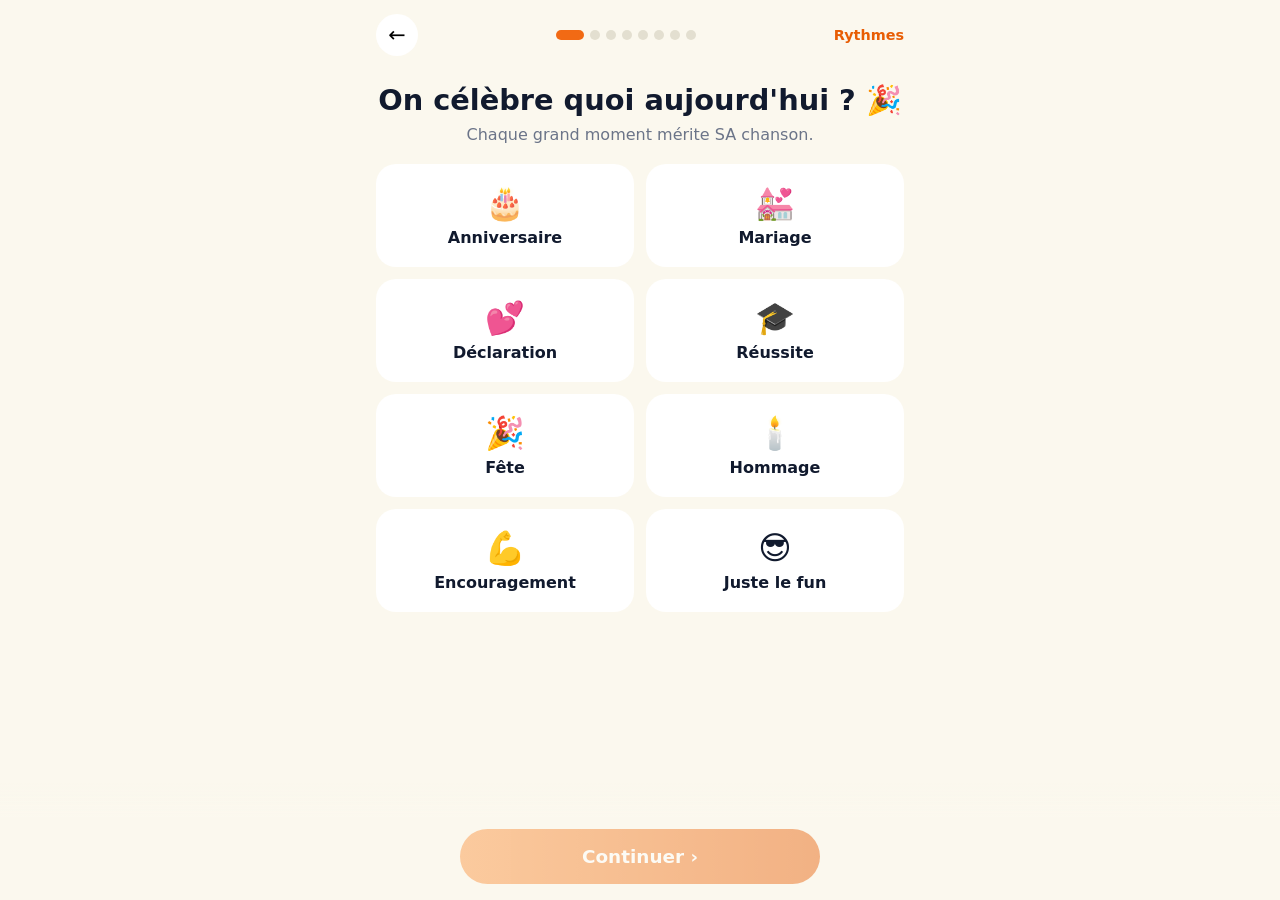
<file: public/create.html>
<!doctype html>
<html lang="fr">
<head>
<meta charset="utf-8">
<meta name="viewport" content="width=device-width, initial-scale=1">
<title>Crée ta chanson - AVS PROD</title>
<link rel="stylesheet" href="create.css">
</head>
<body>
<header class="bar">
  <button id="back" aria-label="Retour">←</button>
  <div class="dots" id="dots"></div>
  <a href="studio.html" class="lnk">Rythmes</a>
</header>
<main id="app"></main>
<div class="foot">
  <div id="msg" role="status"></div>
  <button id="go" class="cta">Continuer</button>
</div>
<script src="create1.js"></script>
<script src="create2.js"></script>
<script src="moteur.js"></script>
</body>
</html>
</file>
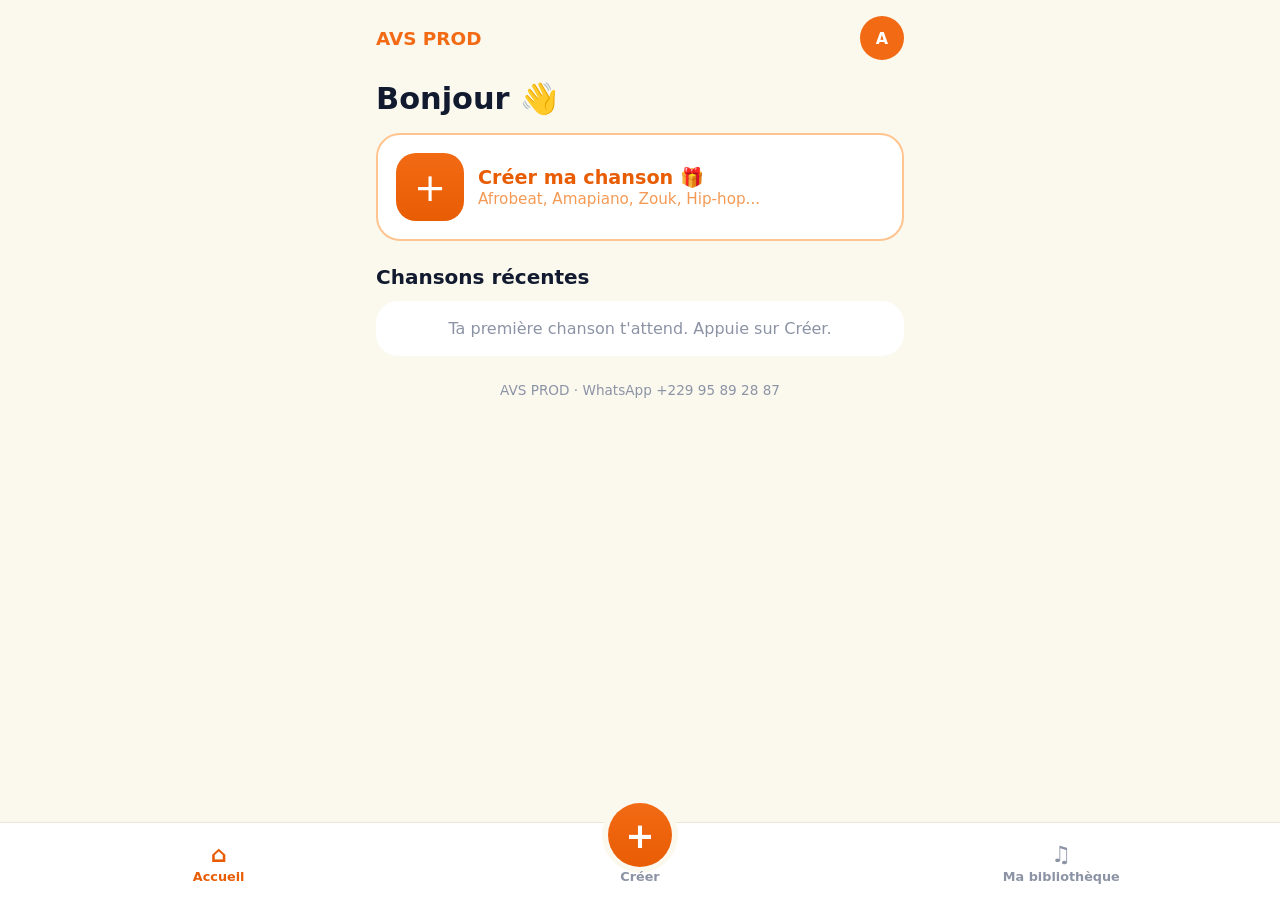
<file: public/studio.html>
<!doctype html>
<html lang="fr">
<head>
<meta charset="utf-8">
<meta name="viewport" content="width=device-width,initial-scale=1,viewport-fit=cover">
<title>AVS PROD Studio</title>
<style>
:root{--bg:#fbf8ee;--card:#fff;--or:#f26a14;--or2:#e85d04;--soft:#fff1e0;--ink:#111a2e;--mut:#8b93a5;--wa:#25d366;--line:#ece7d8}
*{box-sizing:border-box;-webkit-tap-highlight-color:transparent}
body{margin:0;background:var(--bg);color:var(--ink);font-family:system-ui,-apple-system,"Segoe UI",Roboto,sans-serif;padding-bottom:120px}
.top{display:flex;justify-content:space-between;align-items:center;padding:16px;max-width:560px;margin:auto}
.logo{font-weight:800;color:var(--or);font-size:1.15rem}
.av{width:44px;height:44px;border-radius:50%;background:var(--or);color:#fff;display:grid;place-items:center;font-weight:800}
main{padding:0 16px;max-width:560px;margin:auto}
.view{display:none}.view.on{display:block}
h1{font-size:1.9rem;margin:6px 0 18px;line-height:1.1}
h2{font-size:1.25rem;margin:24px 0 12px}
button{font:inherit;border:0;cursor:pointer;color:inherit;background:none}
button:focus-visible,input:focus-visible,a:focus-visible,summary:focus-visible{outline:3px solid var(--or);outline-offset:2px}
.hero{display:flex;align-items:center;gap:14px;width:100%;text-align:left;background:var(--card);border:2px solid #ffc48f;border-radius:24px;padding:18px}
.plus{flex:none;width:68px;height:68px;border-radius:20px;background:linear-gradient(var(--or),var(--or2));color:#fff;font-size:2.4rem;display:grid;place-items:center}
.hero b{display:block;color:var(--or2);font-size:1.2rem}
.hero .sub{color:#f59a55;font-size:.95rem}
.card{background:var(--card);border-radius:22px;padding:16px;margin-bottom:14px}
.song{display:flex;gap:14px;align-items:center}
.cover{flex:none;width:64px;height:64px;border-radius:18px;background:linear-gradient(var(--or),var(--or2));color:#fff;font-size:1.8rem;display:grid;place-items:center}
.song b{display:block;font-size:1.1rem}
.song small{color:var(--mut)}
.acts{display:flex;gap:10px;justify-content:flex-end;margin-top:12px}
.ic{width:48px;height:48px;border-radius:50%;background:var(--soft);color:var(--or2);font-weight:700;display:grid;place-items:center;text-decoration:none;font-size:.8rem}
.ic.wa{background:var(--wa);color:#fff}
.ic.pl{background:var(--or);color:#fff}
.empty{color:var(--mut);padding:18px;text-align:center}
.chips{display:flex;flex-wrap:wrap;gap:8px;margin:6px 0 14px}
.chip{padding:11px 16px;border-radius:999px;background:var(--card);border:2px solid var(--line);font-weight:700}
.chip.on{background:var(--or);border-color:var(--or);color:#fff}
.btn{display:block;width:100%;padding:16px;border-radius:16px;background:linear-gradient(var(--or),var(--or2));color:#fff;font-weight:800;font-size:1.1rem;margin:10px 0}
.btn.alt{background:var(--card);color:var(--or2);border:2px solid #ffc48f}
.btn.red{background:#c62828}
.btn[disabled]{opacity:.45}
.two{display:grid;grid-template-columns:1fr 1fr;gap:10px}
input[type=range]{width:100%;accent-color:var(--or)}
input[type=text]{width:100%;padding:14px;border-radius:14px;border:2px solid var(--line);font:inherit;background:#fff}
details{background:var(--card);border-radius:18px;padding:14px;margin:12px 0}
summary{font-weight:700;cursor:pointer}
.track{margin:12px 0 4px}.tname{font-size:.85rem;color:var(--mut);margin-bottom:4px}
.steps{display:grid;grid-template-columns:repeat(16,1fr);gap:3px}
.cell{aspect-ratio:1/1.6;border-radius:4px;background:#f1ecdd;padding:0;min-width:0}
.cell.on{background:var(--or)}
.cell.now{box-shadow:0 0 0 2px var(--ink)}
#msg{min-height:1.4em;color:var(--mut);margin:6px 0}
#result{display:none}
#result audio{width:100%;margin:10px 0}
nav{position:fixed;left:0;right:0;bottom:0;background:#fff;border-top:1px solid var(--line);display:grid;grid-template-columns:1fr 1fr 1fr;align-items:end;padding:6px 8px calc(8px + env(safe-area-inset-bottom,0px))}
nav button{display:flex;flex-direction:column;align-items:center;gap:2px;padding:8px;color:var(--mut);font-size:.8rem;font-weight:600}
nav button i{font-style:normal;font-size:1.4rem}
nav button.on{color:var(--or2)}
nav .fab i{width:64px;height:64px;border-radius:50%;background:linear-gradient(var(--or),var(--or2));color:#fff;display:grid;place-items:center;font-size:2.2rem;margin-top:-34px;box-shadow:0 0 0 6px var(--bg)}
.contact{color:var(--mut);font-size:.85rem;text-align:center;margin-top:26px}
</style>
</head>
<body>
<div class="top"><span class="logo">AVS PROD</span><span class="av">A</span></div>
<main>

<section class="view on" id="v-home">
  <h1 id="hello">Bonjour 👋</h1>
  <button class="hero" data-go="create">
    <span class="plus">+</span>
    <span><b>Créer ma chanson 🎁</b><span class="sub">Afrobeat, Amapiano, Zouk, Hip-hop...</span></span>
  </button>
  <h2>Chansons récentes</h2>
  <div id="recent"></div>
  <p class="contact">AVS PROD · WhatsApp +229 95 89 28 87</p>
</section>

<section class="view" id="v-create">
  <h1>Créer</h1>
  <b>Choisis un style</b>
  <div class="chips" id="styles"></div>
  <button class="btn" id="make">Créer une version</button>
  <div class="two">
    <button class="btn alt" id="play">Jouer</button>
    <button class="btn alt" id="stop">Arrêter</button>
  </div>
  <label for="bpm"><b>Vitesse</b> : <span id="bpmv">104</span></label>
  <input type="range" id="bpm" min="70" max="140" value="104">
  <details><summary>Modifier le rythme</summary><div id="grid"></div></details>
  <h2>Ajoute ta voix</h2>
  <p style="color:var(--mut);margin:0 0 6px">Mets des écouteurs, appuie sur Enregistrer et chante sur le rythme.</p>
  <div class="two">
    <button class="btn" id="rec">Enregistrer</button>
    <button class="btn red" id="recstop" disabled>Terminer</button>
  </div>
  <div id="msg" role="status"></div>
  <div class="card" id="result">
    <b>Ton morceau est prêt</b>
    <audio id="out" controls></audio>
    <input type="text" id="title" placeholder="Nom de la chanson" maxlength="40">
    <button class="btn" id="save">Sauvegarder dans ma bibliothèque</button>
  </div>
</section>

<section class="view" id="v-lib">
  <h1>Ma bibliothèque</h1>
  <div id="lib"></div>
</section>

</main>

<nav>
  <button data-go="home" class="on"><i>⌂</i>Accueil</button>
  <button data-go="create" class="fab"><i>+</i>Créer</button>
  <button data-go="lib"><i>♫</i>Ma bibliothèque</button>
</nav>

<script src="app1.js"></script>
<script src="app2.js"></script>
</body>
</html>
</file>
<file: public/create.css>
:root{--bg:#fbf8ee;--card:#fff;--or:#f26a14;--or2:#e85d04;--soft:#fff1e0;--ink:#111a2e;--mut:#6b7488;--line:#ece7d8;--wa:#25d366}
*{box-sizing:border-box;-webkit-tap-highlight-color:transparent}
body{margin:0;background:var(--bg);color:var(--ink);font-family:system-ui,-apple-system,"Segoe UI",Roboto,sans-serif;padding-bottom:170px}
button,a{font:inherit;cursor:pointer}
button:focus-visible,a:focus-visible,input:focus-visible,textarea:focus-visible{outline:3px solid var(--or);outline-offset:2px}
.bar{display:flex;align-items:center;gap:10px;padding:14px 16px;max-width:560px;margin:auto}
#back{border:0;background:var(--card);width:42px;height:42px;border-radius:50%;font-size:1.3rem}
.dots{display:flex;gap:6px;flex:1;justify-content:center}
.dot{width:10px;height:10px;border-radius:5px;background:#e3dfd0}
.dot.done{background:#f9a45f}.dot.cur{background:var(--or);width:28px}
.lnk{color:var(--or2);font-weight:700;text-decoration:none;font-size:.9rem}
main{max-width:560px;margin:auto;padding:0 16px}
h1{font-size:1.8rem;line-height:1.15;text-align:center;margin:14px 0 8px}
h3{margin:18px 0 6px;font-size:1rem}
.sub{text-align:center;color:var(--mut);margin:0 0 20px}
.grid{display:grid;grid-template-columns:1fr 1fr;gap:12px}
.opt{border:2px solid transparent;background:var(--card);border-radius:20px;padding:18px 8px;font-weight:700;color:var(--ink);display:flex;flex-direction:column;align-items:center;gap:6px;min-height:100px}
.opt i{font-style:normal;font-size:2rem}
.opt.on,.chip.on{border-color:var(--or);background:var(--soft)}
.chips{display:flex;flex-wrap:wrap;gap:8px}
.chip{border:2px solid var(--line);background:var(--card);border-radius:999px;padding:11px 16px;font-weight:600;color:var(--ink)}
.chip em{font-style:normal;font-size:.65rem;background:#fdf0c8;color:#a35a00;border-radius:8px;padding:2px 6px;margin-left:4px}
.lab{font-weight:700;margin:20px 0 8px}
.note{background:var(--card);border-radius:18px;padding:14px;margin-bottom:12px;color:var(--ink)}
.note.soon{color:var(--mut);opacity:.7}
.in{width:100%;border:2px solid var(--line);border-radius:16px;padding:14px;font:inherit;background:#fff;margin-bottom:12px}
textarea.in{min-height:260px;resize:vertical}
.cnt{text-align:right;color:var(--mut);font-size:.85rem}
.card{background:var(--card);border-radius:22px;padding:16px;margin-bottom:14px}
.row{display:flex;justify-content:space-between;gap:12px;padding:10px 0;border-bottom:1px solid var(--line)}
.row:last-child{border:0}.row span{color:var(--mut)}.row b{text-align:right}
.warn{background:#fff6dc;color:#8a4b00;border-radius:14px;padding:12px}
.foot{position:fixed;left:0;right:0;bottom:0;background:linear-gradient(transparent,var(--bg) 30%);padding:20px 16px calc(16px + env(safe-area-inset-bottom,0px));text-align:center}
#msg{min-height:1.2em;color:var(--mut);margin-bottom:8px;font-size:.95rem}
.cta,.cta2{display:block;width:100%;max-width:360px;margin:0 auto;border:0;border-radius:999px;padding:17px;background:linear-gradient(90deg,#fb923c,var(--or2));color:#fff;font-weight:800;font-size:1.15rem}
.cta[disabled]{opacity:.45}
.cta2{max-width:none;margin:10px 0;text-align:center;text-decoration:none;font-size:1rem;padding:14px}
.cta2.wa{background:var(--wa)}
.acts{display:grid;grid-template-columns:1fr 1fr;gap:10px;margin-top:10px}
audio{width:100%;margin-top:10px}
</file>
